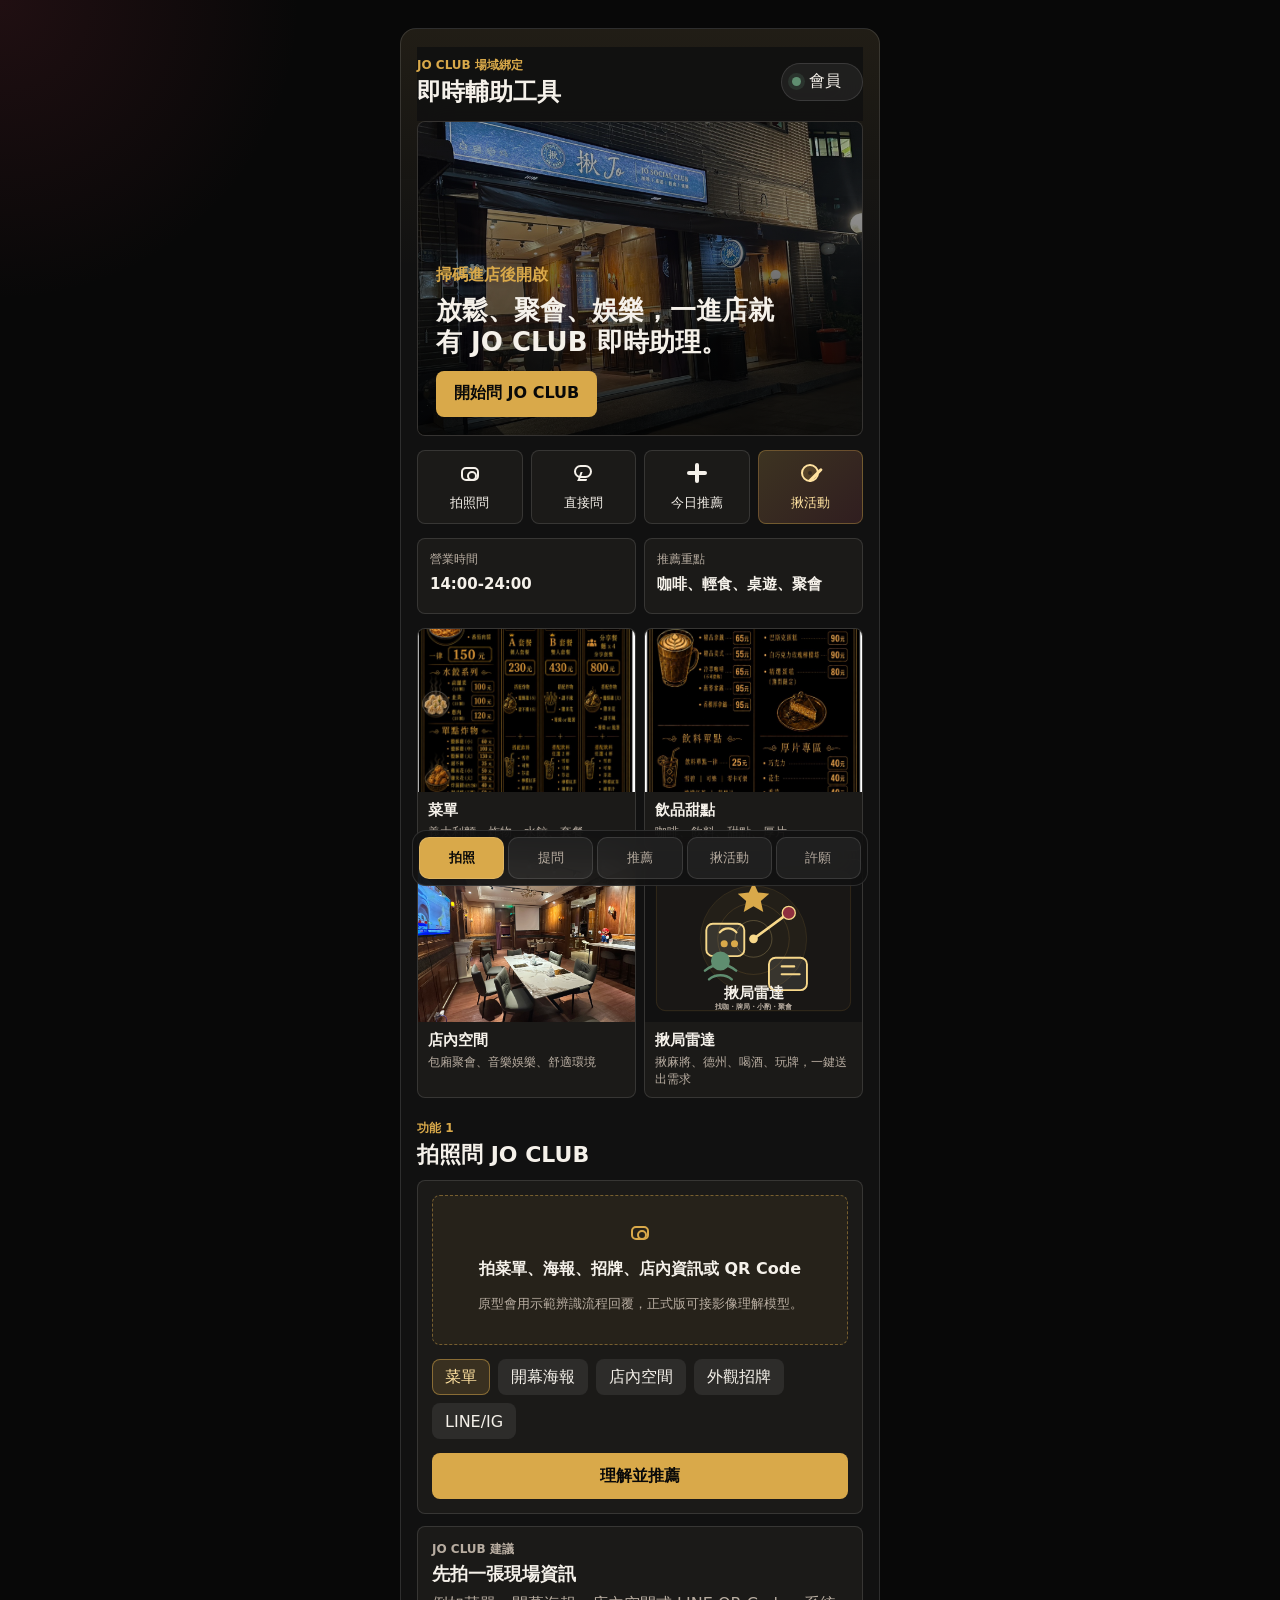
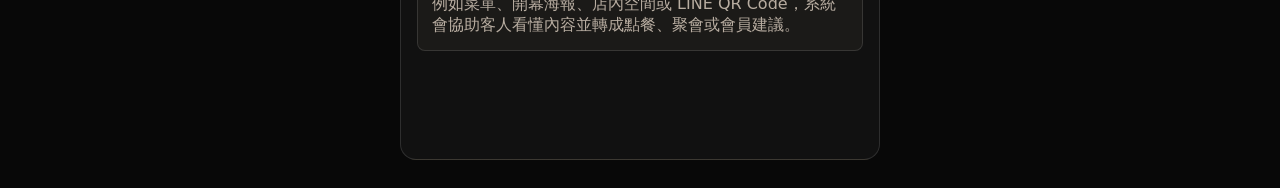
<file: index.html>
<!doctype html>
<html lang="zh-Hant">
  <head>
    <meta charset="utf-8" />
    <meta name="viewport" content="width=device-width, initial-scale=1, viewport-fit=cover" />
    <meta name="theme-color" content="#111111" />
    <title>JO CLUB 即時輔助工具原型</title>
    <link rel="manifest" href="./manifest.webmanifest" />
    <link rel="stylesheet" href="./styles.css" />
  </head>
  <body>
    <div class="app-shell">
      <header class="topbar">
        <div>
          <p class="eyebrow">JO CLUB 場域綁定</p>
          <h1>即時輔助工具</h1>
        </div>
        <button class="icon-button" id="memberToggle" type="button" aria-label="會員狀態">
          <span class="member-dot" aria-hidden="true"></span>
          <span id="memberShort">會員</span>
        </button>
      </header>

      <main>
        <section class="hero-panel" aria-label="JO CLUB 入口">
          <img class="hero-image" src="./assets/storefront-night.jpg" alt="JO SOCIAL CLUB 夜間店面外觀" />
          <div class="hero-copy">
            <p>掃碼進店後開啟</p>
            <h2>放鬆、聚會、娛樂，一進店就有 JO CLUB 即時助理。</h2>
            <button class="primary-action" type="button" data-tab-target="ask">開始問 JO CLUB</button>
          </div>
        </section>

        <nav class="quick-grid" aria-label="主要功能">
          <button type="button" data-tab-target="photo">
            <span class="nav-icon camera-icon" aria-hidden="true"></span>
            拍照問
          </button>
          <button type="button" data-tab-target="ask">
            <span class="nav-icon chat-icon" aria-hidden="true"></span>
            直接問
          </button>
          <button type="button" data-tab-target="today">
            <span class="nav-icon spark-icon" aria-hidden="true"></span>
            今日推薦
          </button>
          <button type="button" data-tab-target="member">
            <span class="nav-icon activity-icon" aria-hidden="true"></span>
            揪活動
          </button>
        </nav>

        <section class="status-strip" aria-label="現場狀態">
          <div>
            <span>營業時間</span>
            <strong id="storeStatus">14:00-24:00</strong>
          </div>
          <div>
            <span>推薦重點</span>
            <strong id="storeFocus">咖啡・輕食・桌遊・聚會</strong>
          </div>
        </section>

        <section class="asset-showcase" aria-label="JO CLUB 素材預覽">
          <article class="media-card">
            <img src="./assets/menu-light-meal-sets.jpg" alt="JO SOCIAL CLUB 義大利麵與套餐菜單" />
            <strong>菜單</strong>
            <span>義大利麵、炸物、水餃、套餐</span>
          </article>
          <article class="media-card">
            <img src="./assets/menu-coffee-dessert-drinks.jpg" alt="JO SOCIAL CLUB 咖啡甜點飲料菜單" />
            <strong>飲品甜點</strong>
            <span>咖啡、飲料、甜點、厚片</span>
          </article>
          <article class="media-card">
            <img src="./assets/main-room.jpg" alt="JO SOCIAL CLUB 店內主空間" />
            <strong>店內空間</strong>
            <span>包廂聚會、音樂娛樂、舒適環境</span>
          </article>
          <article class="media-card">
            <img src="./assets/activity-radar.svg" alt="JO CLUB 揪局雷達活動入口" />
            <strong>揪局雷達</strong>
            <span>揪麻將、德州、喝酒、玩牌，一鍵送出需求</span>
          </article>
        </section>

        <section class="screen is-active" id="screen-photo" data-screen="photo">
          <div class="section-heading">
            <p>功能 1</p>
            <h2>拍照問 JO CLUB</h2>
          </div>
          <div class="tool-panel">
            <label class="upload-zone" for="photoInput">
              <input id="photoInput" type="file" accept="image/*" capture="environment" />
              <span class="upload-mark camera-icon" aria-hidden="true"></span>
              <strong>拍菜單、海報、招牌、店內資訊或 QR Code</strong>
              <small>原型會用示範辨識流程回覆，正式版可接影像理解模型。</small>
            </label>
            <div class="preview-box" id="photoPreview" hidden></div>
            <div class="chip-row" role="group" aria-label="照片類型">
              <button type="button" class="chip is-selected" data-photo-kind="菜單">菜單</button>
              <button type="button" class="chip" data-photo-kind="開幕海報">開幕海報</button>
              <button type="button" class="chip" data-photo-kind="店內空間">店內空間</button>
              <button type="button" class="chip" data-photo-kind="外觀招牌">外觀招牌</button>
              <button type="button" class="chip" data-photo-kind="LINE/IG">LINE/IG</button>
            </div>
            <button class="primary-action full" id="analyzePhoto" type="button">理解並推薦</button>
          </div>
          <article class="answer-card" id="photoAnswer">
            <p class="answer-label">JO CLUB 建議</p>
            <h3>先拍一張現場資訊</h3>
            <p>例如菜單、開幕海報、店內空間或 LINE QR Code，系統會協助客人看懂內容並轉成點餐、聚會或會員建議。</p>
          </article>
        </section>

        <section class="screen" id="screen-ask" data-screen="ask">
          <div class="section-heading">
            <p>功能 2</p>
            <h2>直接問 JO CLUB</h2>
          </div>
          <div class="tool-panel">
            <textarea id="questionInput" rows="4" placeholder="例如：四個人想聚會聊天，要點什麼比較適合？"></textarea>
            <div class="ask-actions">
              <button class="secondary-action" id="voiceDemo" type="button">
                <span class="nav-icon mic-icon" aria-hidden="true"></span>
                語音示範
              </button>
              <button class="primary-action" id="sendQuestion" type="button">送出問題</button>
            </div>
            <div class="prompt-row">
              <button type="button" data-prompt="四個人想聚會聊天，推薦怎麼點？">四人聚會</button>
              <button type="button" data-prompt="想找安靜一點的位置或包廂。">包廂安排</button>
              <button type="button" data-prompt="有什麼咖啡、甜點或輕食推薦？">餐點飲品</button>
              <button type="button" data-prompt="我想辦生日活動，需要店內協助規劃。">慶生活動</button>
            </div>
          </div>
          <article class="conversation" id="chatLog" aria-live="polite">
            <div class="bubble assistant">可以直接問我菜單、飲品、輕食、桌遊、包廂聚會、會員權益或 LINE 加入方式。</div>
          </article>
          <article class="handoff-card" id="handoffCard" hidden>
            <div>
              <p class="answer-label">轉專員接洽</p>
              <h3>我先幫你整理需求卡</h3>
              <p>活動、慶生、包場、特殊規劃或私人安排，建議由店內專員確認，這樣比較能配合時間、人數和現場節奏。</p>
            </div>
            <form id="handoffForm">
              <label>
                需求類型
                <select id="handoffType">
                  <option>慶生活動</option>
                  <option>包場活動</option>
                  <option>團康/社團活動</option>
                  <option>座位與包廂安排</option>
                  <option>熟客私人安排</option>
                  <option>其他特殊需求</option>
                </select>
              </label>
              <label>
                日期與時間
                <input id="handoffTime" type="text" placeholder="例如：6/20 晚上 8 點" />
              </label>
              <label>
                人數
                <input id="handoffPeople" type="text" placeholder="例如：8 人" />
              </label>
              <label>
                需求說明
                <textarea id="handoffDetail" rows="3" placeholder="例如：想慶生、需要投影、希望有桌遊和簡單餐點。"></textarea>
              </label>
              <button class="primary-action full" type="submit">產生 LINE 留言內容</button>
            </form>
            <div class="task-output" id="taskOutput" hidden>
              <p class="answer-label">可貼到官方 LINE</p>
              <pre id="taskMessage"></pre>
              <button class="secondary-action full" id="copyTask" type="button">複製需求卡</button>
            </div>
          </article>
        </section>

        <section class="screen" id="screen-today" data-screen="today">
          <div class="section-heading">
            <p>功能 3</p>
            <h2>今日推薦</h2>
          </div>
          <div class="tool-panel">
            <p class="field-title">選擇今晚需求</p>
            <div class="chip-row multi" id="needChips">
              <button type="button" class="chip" data-need="咖啡">咖啡</button>
              <button type="button" class="chip" data-need="輕食">輕食</button>
              <button type="button" class="chip" data-need="桌遊">桌遊</button>
              <button type="button" class="chip" data-need="K歌歡唱">K歌歡唱</button>
              <button type="button" class="chip" data-need="安靜包廂">安靜包廂</button>
              <button type="button" class="chip" data-need="生日聚會">生日聚會</button>
            </div>
          </div>
          <div class="recommend-list" id="recommendList"></div>
        </section>

        <section class="screen" id="screen-member" data-screen="member">
          <div class="section-heading">
            <p>功能 4</p>
            <h2>我要揪活動</h2>
          </div>
          <div class="tool-panel member-form">
            <div class="experience-card">
              <p class="answer-label">JO CLUB 揪咖入口</p>
              <h3>想找人打牌、喝酒、玩遊戲，先把需求丟給我們。</h3>
              <p>不管是揪麻將、揪德州、揪朋友小酌、揪玩牌、桌遊、包廂聚會或臨時想放鬆，都可以先選需求。JO CLUB 會依現場狀況協助安排空間、時段與適合的玩法。</p>
            </div>
            <label>
              會員暱稱
              <input id="memberNickname" type="text" placeholder="例如：小江" autocomplete="nickname" />
            </label>
            <button class="primary-action full" id="saveNickname" type="button">儲存暱稱</button>
            <p class="form-note">已從官方 QR Code 加入會員後，可直接在這裡送出現場需求，讓店方更快知道你想揪什麼。</p>
          </div>

          <div class="tool-panel">
            <p class="field-title">想揪什麼活動</p>
            <div class="chip-row multi" id="preferenceChips">
              <button type="button" class="chip" data-pref="揪麻將">揪麻將</button>
              <button type="button" class="chip" data-pref="揪德州">揪德州</button>
              <button type="button" class="chip" data-pref="揪喝酒">揪喝酒</button>
              <button type="button" class="chip" data-pref="揪玩牌">揪玩牌</button>
              <button type="button" class="chip" data-pref="揪桌遊">揪桌遊</button>
              <button type="button" class="chip" data-pref="揪唱歌">揪唱歌</button>
              <button type="button" class="chip" data-pref="包廂聚會">包廂聚會</button>
              <button type="button" class="chip" data-pref="生日慶祝">生日慶祝</button>
            </div>
            <form class="activity-form" id="activityForm">
              <label>
                希望時間
                <input id="activityTime" type="text" placeholder="例如：今晚 9 點、週五晚上" />
              </label>
              <label>
                人數
                <input id="activityPeople" type="text" placeholder="例如：3 人、6-8 人" />
              </label>
              <label>
                補充需求
                <textarea id="activityNote" rows="3" placeholder="例如：想找缺咖、需要安靜包廂、想邊喝酒邊玩牌"></textarea>
              </label>
              <button class="primary-action full" type="submit">通知店方協助安排</button>
            </form>
            <div class="task-output" id="activityOutput" hidden>
              <p class="answer-label">可貼到官方 LINE</p>
              <pre id="activityMessage"></pre>
              <button class="secondary-action full" id="copyActivity" type="button">複製揪活動需求</button>
            </div>
          </div>

          <article class="answer-card" id="memberSummary">
            <p class="answer-label">揪活動狀態</p>
            <h3>先選想揪的活動</h3>
            <p>選好活動、時間與人數後，JO CLUB 會更快知道你需要找咖、安排空間或協助控場。</p>
          </article>
        </section>

        <section class="screen" id="screen-feedback" data-screen="feedback">
          <div class="section-heading">
            <p>功能 5</p>
            <h2>JO CLUB 許願池</h2>
          </div>
          <form class="tool-panel feedback-form" id="feedbackForm">
            <p class="form-note">想開什麼局、想喝什麼、想要哪種活動或哪裡可以更 chill，都可以丟進許願池。你的一句話，可能就是 JO CLUB 下一場新玩法。</p>
            <div class="rating-grid" id="feedbackRatings" aria-label="許願體驗評分"></div>
            <div>
              <p class="field-title">想許什麼願</p>
              <p class="form-note">可複選，越多人許願，越有機會變成店內限定局或主題活動。</p>
              <div class="interest-grid" id="feedbackInterests" aria-label="想許願的內容"></div>
            </div>
            <label>
              我的願望清單
              <textarea id="feedbackSuggestion" rows="3" placeholder="例如：想要德州新手局、麻將缺咖群、女生調酒夜、深夜桌遊局。"></textarea>
            </label>
            <label>
              偷偷跟店長說
              <textarea id="feedbackNote" rows="3" placeholder="例如：今天氣氛很讚、音樂可以再嗨一點、下次想帶朋友包廂小聚。"></textarea>
            </label>
            <button class="primary-action full" type="submit">送出我的許願</button>
          </form>
          <article class="answer-card" id="feedbackSummary">
            <p class="answer-label">許願狀態</p>
            <h3>還沒丟願望</h3>
            <p>選幾個想玩的方向，再寫一句你想要的玩法，讓 JO CLUB 幫你把聚會變得更有梗。</p>
          </article>
        </section>
      </main>

      <footer class="bottom-tabs" aria-label="底部導覽">
        <button class="is-active" type="button" data-tab-target="photo">拍照</button>
        <button type="button" data-tab-target="ask">提問</button>
        <button type="button" data-tab-target="today">推薦</button>
        <button type="button" data-tab-target="member">揪活動</button>
        <button type="button" data-tab-target="feedback">許願</button>
      </footer>
    </div>

    <div class="app-toast" id="appToast" role="status" aria-live="polite" hidden></div>
    <script src="./app.js?v=20260604-line-mobile-v1"></script>
  </body>
</html>
</file>
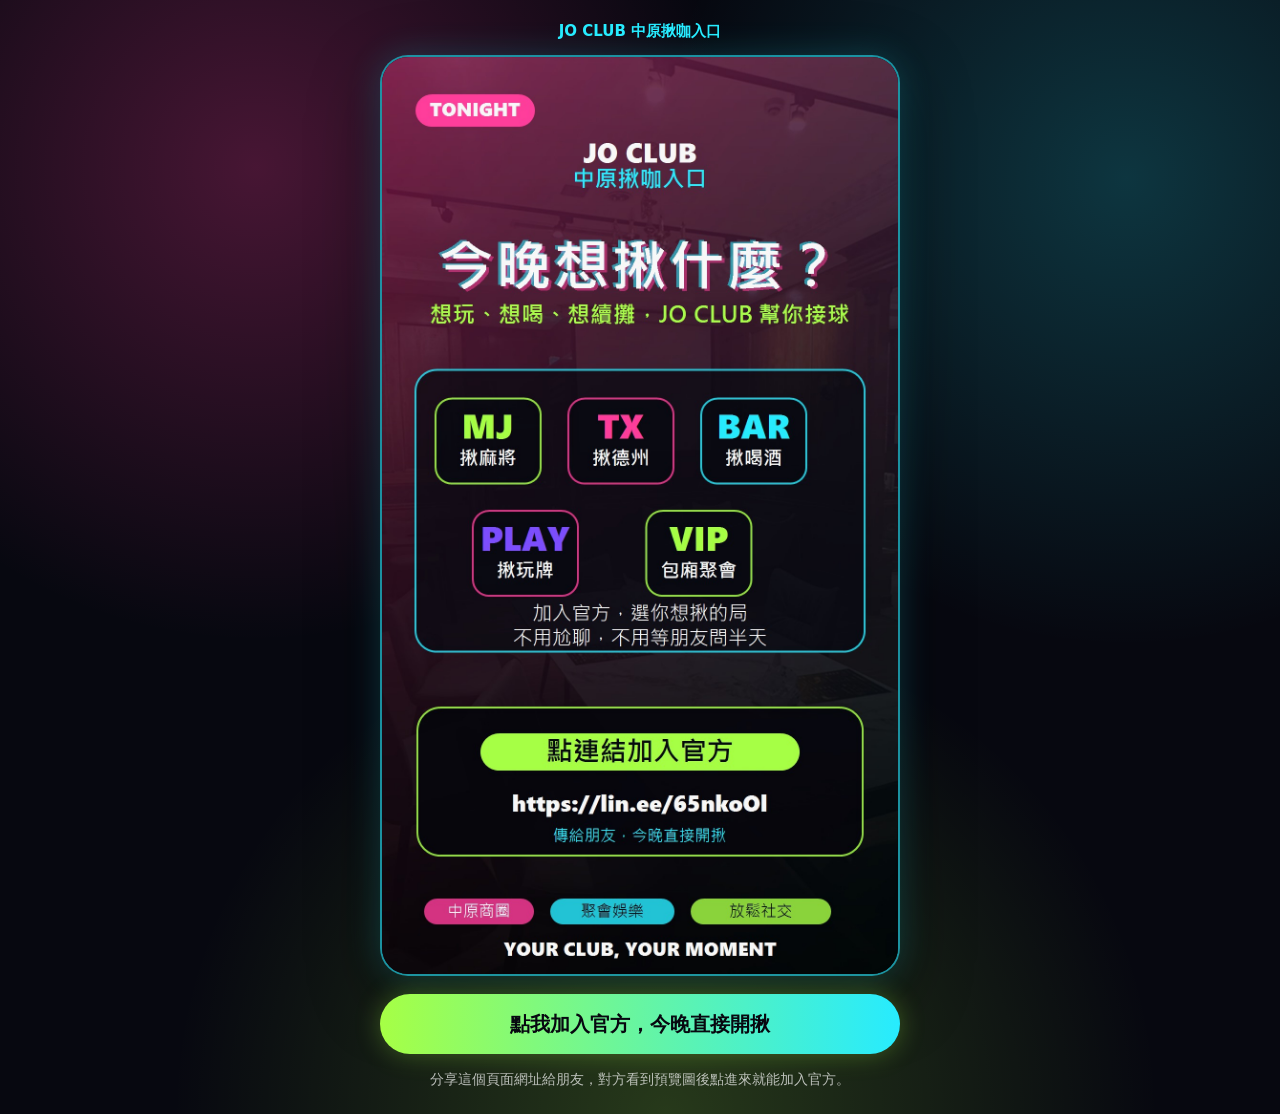
<file: join.html>
<!doctype html>
<html lang="zh-Hant">
  <head>
    <meta charset="utf-8" />
    <meta name="viewport" content="width=device-width, initial-scale=1, viewport-fit=cover" />
    <meta name="theme-color" content="#090a12" />
    <title>JO CLUB 中原揪咖入口</title>
    <meta
      name="description"
      content="中原今晚揪不揪？麻將、德州、喝酒、玩牌、包廂聚會，JO CLUB 幫你安排。"
    />
    <meta property="og:type" content="website" />
    <meta property="og:title" content="中原今晚揪不揪？JO CLUB 幫你安排" />
    <meta
      property="og:description"
      content="麻將、德州、喝酒、玩牌、包廂聚會，加入官方選你想揪的局。"
    />
    <meta property="og:url" content="https://jo-club-live-assistant.pages.dev/join.html" />
    <meta
      property="og:image"
      content="https://jo-club-live-assistant.pages.dev/assets/jo-club-invite-card-youth.jpg"
    />
    <meta property="og:image:width" content="1080" />
    <meta property="og:image:height" content="1920" />
    <meta name="twitter:card" content="summary_large_image" />
    <meta name="twitter:title" content="中原今晚揪不揪？JO CLUB 幫你安排" />
    <meta
      name="twitter:description"
      content="麻將、德州、喝酒、玩牌、包廂聚會，加入官方選你想揪的局。"
    />
    <meta
      name="twitter:image"
      content="https://jo-club-live-assistant.pages.dev/assets/jo-club-invite-card-youth.jpg"
    />
    <style>
      :root {
        color-scheme: dark;
        --bg: #070810;
        --card: rgba(10, 12, 22, 0.72);
        --line: rgba(166, 255, 69, 0.8);
        --text: #f8f8f8;
        --muted: rgba(248, 248, 248, 0.72);
        --lime: #a6ff45;
        --cyan: #27ebff;
        --pink: #ff3d9a;
      }

      * {
        box-sizing: border-box;
      }

      html,
      body {
        min-height: 100%;
        margin: 0;
      }

      body {
        display: grid;
        place-items: center;
        padding: 22px;
        font-family:
          "Microsoft JhengHei UI",
          "PingFang TC",
          system-ui,
          sans-serif;
        color: var(--text);
        background:
          radial-gradient(circle at 20% 15%, rgba(255, 61, 154, 0.26), transparent 34%),
          radial-gradient(circle at 88% 16%, rgba(39, 235, 255, 0.2), transparent 32%),
          radial-gradient(circle at 52% 100%, rgba(166, 255, 69, 0.2), transparent 38%),
          var(--bg);
      }

      .join-wrap {
        width: min(100%, 520px);
        text-align: center;
      }

      .invite-card {
        display: block;
        overflow: hidden;
        border: 2px solid rgba(39, 235, 255, 0.6);
        border-radius: 28px;
        background: var(--card);
        box-shadow:
          0 0 34px rgba(39, 235, 255, 0.2),
          0 22px 70px rgba(0, 0, 0, 0.45);
      }

      .invite-card img {
        display: block;
        width: 100%;
        height: auto;
      }

      .cta {
        display: block;
        margin-top: 18px;
        padding: 18px 22px;
        border-radius: 999px;
        color: #070810;
        font-size: 20px;
        font-weight: 900;
        line-height: 1.2;
        text-decoration: none;
        background: linear-gradient(90deg, var(--lime), var(--cyan));
        box-shadow: 0 0 26px rgba(166, 255, 69, 0.28);
      }

      .note {
        margin: 14px 0 0;
        color: var(--muted);
        font-size: 14px;
        line-height: 1.7;
      }

      .brand {
        margin: 0 0 14px;
        color: var(--cyan);
        font-size: 15px;
        font-weight: 800;
        letter-spacing: 0;
      }

      @media (max-width: 420px) {
        body {
          padding: 12px;
        }

        .invite-card {
          border-radius: 22px;
        }

        .cta {
          font-size: 18px;
        }
      }
    </style>
  </head>
  <body>
    <main class="join-wrap">
      <p class="brand">JO CLUB 中原揪咖入口</p>
      <a class="invite-card" href="https://lin.ee/65nkoOl" aria-label="加入 JO CLUB 官方 LINE">
        <img
          src="./assets/jo-club-invite-card-youth.jpg"
          alt="JO CLUB 揪咖邀請卡，麻將、德州、喝酒、玩牌、包廂聚會"
        />
      </a>
      <a class="cta" href="https://lin.ee/65nkoOl">點我加入官方，今晚直接開揪</a>
      <p class="note">分享這個頁面網址給朋友，對方看到預覽圖後點進來就能加入官方。</p>
    </main>
  </body>
</html>
</file>
<file: styles.css>
:root {
  color-scheme: dark;
  --bg: #111111;
  --panel: #1b1a18;
  --panel-strong: #24211e;
  --line: rgba(255, 255, 255, 0.12);
  --text: #f5f1ea;
  --muted: #b8ada1;
  --gold: #d9a94a;
  --wine: #8e2f3f;
  --green: #5f8e70;
  --ink: #090909;
  --radius: 8px;
  font-family: "Microsoft JhengHei", "PingFang TC", "Noto Sans TC", system-ui, sans-serif;
}

* {
  box-sizing: border-box;
}

body {
  min-height: 100vh;
  margin: 0;
  background: var(--bg);
  color: var(--text);
}

button,
input,
textarea,
select {
  font: inherit;
}

button {
  cursor: pointer;
  touch-action: manipulation;
}

.app-shell {
  width: min(100%, 480px);
  min-height: 100vh;
  margin: 0 auto;
  padding: 18px 16px calc(108px + env(safe-area-inset-bottom));
  background:
    linear-gradient(180deg, rgba(217, 169, 74, 0.08), transparent 240px),
    var(--bg);
}

.topbar {
  position: sticky;
  top: 0;
  z-index: 20;
  display: flex;
  align-items: center;
  justify-content: space-between;
  gap: 16px;
  padding: 10px 0 14px;
  background: rgba(17, 17, 17, 0.92);
  backdrop-filter: blur(14px);
}

.eyebrow,
.section-heading p,
.answer-label {
  margin: 0 0 4px;
  color: var(--gold);
  font-size: 12px;
  letter-spacing: 0;
  font-weight: 700;
}

h1,
h2,
h3,
p {
  margin-top: 0;
}

h1 {
  margin-bottom: 0;
  font-size: 24px;
  line-height: 1.2;
}

h2 {
  margin-bottom: 12px;
  font-size: 22px;
  line-height: 1.25;
}

h3 {
  margin-bottom: 8px;
  font-size: 18px;
}

.icon-button,
.bottom-tabs button {
  border: 1px solid var(--line);
  background: rgba(255, 255, 255, 0.06);
  color: var(--text);
}

.icon-button {
  display: inline-flex;
  align-items: center;
  gap: 8px;
  min-width: 82px;
  height: 38px;
  padding: 0 10px;
  border-radius: 999px;
}

.member-dot {
  width: 9px;
  height: 9px;
  border-radius: 50%;
  background: #7d7d7d;
}

.member-dot.is-on {
  background: var(--green);
  box-shadow: 0 0 0 4px rgba(95, 142, 112, 0.18);
}

.hero-panel {
  position: relative;
  overflow: hidden;
  min-height: 315px;
  border: 1px solid var(--line);
  border-radius: var(--radius);
  background: #191715;
}

.hero-image {
  position: absolute;
  inset: 0;
  width: 100%;
  height: 100%;
  object-fit: cover;
  opacity: 0.76;
}

.bar-line {
  position: absolute;
  left: 8%;
  right: 8%;
  top: 24%;
  height: 16px;
  border-radius: 999px;
  background: rgba(217, 169, 74, 0.35);
  box-shadow:
    0 34px 0 rgba(255, 255, 255, 0.08),
    0 68px 0 rgba(255, 255, 255, 0.05);
}

.table-line {
  position: absolute;
  left: 12%;
  right: 12%;
  bottom: 28%;
  height: 58px;
  border: 1px solid rgba(255, 255, 255, 0.12);
  border-radius: 8px;
  background: rgba(0, 0, 0, 0.22);
}

.qr-stand {
  position: absolute;
  right: 18%;
  bottom: 32%;
  width: 46px;
  height: 58px;
  border: 1px solid rgba(245, 241, 234, 0.55);
  border-radius: 6px;
  background:
    linear-gradient(90deg, transparent 42%, rgba(245, 241, 234, 0.28) 43% 57%, transparent 58%),
    linear-gradient(0deg, transparent 42%, rgba(245, 241, 234, 0.28) 43% 57%, transparent 58%),
    rgba(245, 241, 234, 0.12);
}

.hero-panel::after {
  content: "";
  position: absolute;
  inset: 0;
  background: linear-gradient(180deg, rgba(0, 0, 0, 0.08), rgba(0, 0, 0, 0.78));
}

.hero-copy {
  position: absolute;
  inset: auto 18px 18px;
  z-index: 1;
}

.hero-copy p {
  margin-bottom: 8px;
  color: var(--gold);
  font-weight: 700;
}

.hero-copy h2 {
  max-width: 360px;
  font-size: 26px;
}

.primary-action,
.secondary-action,
.chip,
.prompt-row button,
.quick-grid button {
  border: 0;
  border-radius: var(--radius);
}

.primary-action {
  display: inline-flex;
  align-items: center;
  justify-content: center;
  min-height: 46px;
  padding: 0 18px;
  background: var(--gold);
  color: var(--ink);
  font-weight: 800;
}

.primary-action.full {
  width: 100%;
}

.secondary-action {
  display: inline-flex;
  align-items: center;
  justify-content: center;
  gap: 8px;
  min-height: 46px;
  padding: 0 14px;
  background: rgba(255, 255, 255, 0.08);
  color: var(--text);
}

.quick-grid {
  display: grid;
  grid-template-columns: repeat(4, minmax(0, 1fr));
  gap: 8px;
  margin: 14px 0;
}

.quick-grid button {
  display: grid;
  justify-items: center;
  gap: 8px;
  min-height: 74px;
  padding: 10px 6px;
  background: var(--panel);
  color: var(--text);
  border: 1px solid var(--line);
  font-size: 13px;
}

.nav-icon,
.upload-mark {
  position: relative;
  display: inline-block;
  width: 24px;
  height: 24px;
}

.camera-icon::before {
  content: "";
  position: absolute;
  inset: 6px 3px 4px;
  border: 2px solid currentColor;
  border-radius: 5px;
}

.camera-icon::after {
  content: "";
  position: absolute;
  left: 9px;
  top: 10px;
  width: 6px;
  height: 6px;
  border: 2px solid currentColor;
  border-radius: 50%;
}

.chat-icon::before {
  content: "";
  position: absolute;
  inset: 4px 3px 7px;
  border: 2px solid currentColor;
  border-radius: 7px;
}

.chat-icon::after {
  content: "";
  position: absolute;
  left: 8px;
  bottom: 4px;
  width: 7px;
  height: 7px;
  border-left: 2px solid currentColor;
  border-bottom: 2px solid currentColor;
  transform: skew(-20deg);
}

.spark-icon::before,
.spark-icon::after {
  content: "";
  position: absolute;
  background: currentColor;
}

.spark-icon::before {
  left: 10px;
  top: 2px;
  width: 4px;
  height: 20px;
  border-radius: 4px;
}

.spark-icon::after {
  left: 2px;
  top: 10px;
  width: 20px;
  height: 4px;
  border-radius: 4px;
}

.card-icon::before {
  content: "";
  position: absolute;
  inset: 5px 3px;
  border: 2px solid currentColor;
  border-radius: 4px;
}

.card-icon::after {
  content: "";
  position: absolute;
  left: 7px;
  right: 7px;
  top: 11px;
  border-top: 2px solid currentColor;
}

.activity-icon::before {
  content: "";
  position: absolute;
  inset: 3px;
  border: 2px solid currentColor;
  border-radius: 50%;
  box-shadow: inset 0 0 0 5px rgba(217, 169, 74, 0.18);
}

.activity-icon::after {
  content: "";
  position: absolute;
  left: 11px;
  top: 3px;
  width: 3px;
  height: 18px;
  border-radius: 999px;
  background: currentColor;
  transform: rotate(45deg);
  transform-origin: 50% 90%;
}

.quick-grid button[data-tab-target="member"] {
  background:
    linear-gradient(135deg, rgba(217, 169, 74, 0.18), rgba(142, 47, 63, 0.18)),
    var(--panel);
  border-color: rgba(217, 169, 74, 0.34);
  color: #ffe2a0;
}

.mic-icon::before {
  content: "";
  position: absolute;
  left: 8px;
  top: 2px;
  width: 8px;
  height: 14px;
  border: 2px solid currentColor;
  border-radius: 8px;
}

.mic-icon::after {
  content: "";
  position: absolute;
  left: 5px;
  right: 5px;
  bottom: 3px;
  height: 9px;
  border-bottom: 2px solid currentColor;
  border-left: 2px solid currentColor;
  border-right: 2px solid currentColor;
  border-radius: 0 0 10px 10px;
}

.status-strip {
  display: grid;
  grid-template-columns: 1fr 1fr;
  gap: 8px;
  margin-bottom: 14px;
}

.status-strip div,
.media-card,
.tool-panel,
.answer-card,
.conversation,
.handoff-card,
.recommend-card {
  border: 1px solid var(--line);
  border-radius: var(--radius);
  background: var(--panel);
}

.status-strip div {
  min-height: 76px;
  padding: 12px;
}

.status-strip span,
.form-note,
.tool-panel small,
.answer-card p,
.recommend-card p {
  color: var(--muted);
}

.status-strip span {
  display: block;
  margin-bottom: 6px;
  font-size: 12px;
}

.status-strip strong {
  display: block;
  font-size: 15px;
  line-height: 1.35;
}

.asset-showcase {
  display: grid;
  grid-template-columns: repeat(2, minmax(0, 1fr));
  gap: 8px;
  margin-bottom: 18px;
}

.media-card {
  overflow: hidden;
  min-height: 190px;
  background: var(--panel);
}

.media-card img {
  display: block;
  width: 100%;
  aspect-ratio: 4 / 3;
  object-fit: cover;
  background: #080808;
}

.media-card strong,
.media-card span {
  display: block;
  padding: 0 10px;
}

.media-card strong {
  margin-top: 9px;
  font-size: 15px;
}

.media-card span {
  margin-top: 4px;
  padding-bottom: 10px;
  color: var(--muted);
  font-size: 12px;
  line-height: 1.35;
}

.screen {
  display: none;
  scroll-margin-top: 86px;
}

.screen.is-active {
  display: block;
}

#questionInput,
#screen-photo .tool-panel,
#screen-today .tool-panel,
#screen-member .tool-panel,
#screen-feedback .tool-panel {
  scroll-margin-top: 86px;
}

.section-heading {
  margin: 22px 0 10px;
}

.tool-panel {
  display: grid;
  gap: 14px;
  padding: 14px;
}

.upload-zone {
  display: grid;
  justify-items: center;
  gap: 8px;
  min-height: 150px;
  padding: 24px 18px;
  border: 1px dashed rgba(217, 169, 74, 0.45);
  border-radius: var(--radius);
  background: rgba(217, 169, 74, 0.06);
  text-align: center;
}

.upload-zone input {
  position: absolute;
  width: 1px;
  height: 1px;
  opacity: 0;
}

.upload-mark {
  color: var(--gold);
}

.preview-box {
  overflow: hidden;
  border: 1px solid var(--line);
  border-radius: var(--radius);
  aspect-ratio: 4 / 3;
  background: #0d0d0d;
}

.preview-box img {
  width: 100%;
  height: 100%;
  object-fit: cover;
}

.chip-row {
  display: flex;
  flex-wrap: wrap;
  gap: 8px;
}

.chip {
  min-height: 36px;
  padding: 0 12px;
  background: rgba(255, 255, 255, 0.08);
  color: var(--text);
  border: 1px solid transparent;
}

.chip.is-selected {
  background: rgba(217, 169, 74, 0.16);
  border-color: rgba(217, 169, 74, 0.5);
  color: #ffe2a0;
}

.answer-card,
.conversation {
  margin-top: 12px;
  padding: 14px;
}

.answer-card p:last-child {
  margin-bottom: 0;
}

textarea,
input,
select {
  width: 100%;
  border: 1px solid var(--line);
  border-radius: var(--radius);
  background: rgba(0, 0, 0, 0.22);
  color: var(--text);
  outline: 0;
  font-size: 16px;
}

textarea {
  resize: vertical;
  min-height: 112px;
  padding: 12px;
}

input {
  height: 44px;
  padding: 0 12px;
}

select {
  height: 44px;
  padding: 0 12px;
}

textarea:focus,
input:focus,
select:focus {
  border-color: rgba(217, 169, 74, 0.65);
}

.ask-actions {
  display: grid;
  grid-template-columns: 1fr 1fr;
  gap: 8px;
}

.prompt-row {
  display: grid;
  gap: 8px;
}

.prompt-row button {
  min-height: 38px;
  padding: 0 10px;
  background: rgba(255, 255, 255, 0.07);
  color: var(--text);
  text-align: left;
}

.conversation {
  display: grid;
  gap: 10px;
}

.handoff-card {
  display: grid;
  gap: 14px;
  margin-top: 12px;
  padding: 14px;
  border-color: rgba(217, 169, 74, 0.28);
}

.handoff-card[hidden] {
  display: none;
}

.handoff-card form,
.task-output {
  display: grid;
  gap: 12px;
}

.handoff-card label {
  display: grid;
  gap: 6px;
  color: var(--muted);
  font-size: 13px;
}

.task-output pre {
  overflow: auto;
  white-space: pre-wrap;
  margin: 0;
  padding: 12px;
  border: 1px solid var(--line);
  border-radius: var(--radius);
  background: rgba(0, 0, 0, 0.25);
  color: var(--text);
  font-family: inherit;
  line-height: 1.45;
}

.bubble {
  max-width: 88%;
  padding: 10px 12px;
  border-radius: var(--radius);
  line-height: 1.45;
}

.bubble.user {
  justify-self: end;
  background: var(--gold);
  color: var(--ink);
}

.bubble.assistant {
  justify-self: start;
  background: var(--panel-strong);
}

.field-title {
  margin-bottom: 0;
  font-weight: 800;
}

.recommend-list {
  display: grid;
  gap: 10px;
  margin-top: 12px;
}

.recommend-card {
  padding: 14px;
}

.recommend-card header {
  display: flex;
  align-items: start;
  justify-content: space-between;
  gap: 12px;
}

.recommend-card strong {
  display: block;
  margin-bottom: 6px;
  font-size: 17px;
}

.recommend-card span {
  flex: 0 0 auto;
  padding: 4px 8px;
  border-radius: 999px;
  background: rgba(142, 47, 63, 0.28);
  color: #ffc5ce;
  font-size: 12px;
  font-weight: 800;
}

.member-form label,
.activity-form label,
.feedback-form label {
  display: grid;
  gap: 6px;
  color: var(--muted);
  font-size: 13px;
}

.rating-grid {
  display: grid;
  gap: 10px;
}

.rating-row {
  display: grid;
  gap: 10px;
  padding: 12px;
  border: 1px solid var(--line);
  border-radius: var(--radius);
  background: rgba(255, 255, 255, 0.04);
}

.rating-row strong,
.rating-row span {
  display: block;
}

.rating-row strong {
  margin-bottom: 3px;
  color: var(--text);
  font-size: 15px;
}

.rating-row span {
  color: var(--muted);
  font-size: 12px;
}

.rating-buttons {
  display: grid;
  grid-template-columns: repeat(5, minmax(0, 1fr));
  gap: 6px;
}

.rating-buttons button {
  min-width: 0;
  min-height: 38px;
  border: 1px solid var(--line);
  border-radius: var(--radius);
  background: rgba(255, 255, 255, 0.07);
  color: var(--text);
  font-weight: 800;
}

.rating-buttons button.is-selected {
  border-color: rgba(217, 169, 74, 0.72);
  background: var(--gold);
  color: var(--ink);
}

.interest-grid {
  display: flex;
  flex-wrap: wrap;
  gap: 8px;
  margin-top: 10px;
}

.interest-chip {
  min-height: 38px;
  padding: 0 12px;
  border: 1px solid var(--line);
  border-radius: var(--radius);
  background: rgba(255, 255, 255, 0.07);
  color: var(--text);
  font-weight: 700;
}

.interest-chip.is-selected {
  border-color: rgba(217, 169, 74, 0.72);
  background: rgba(217, 169, 74, 0.18);
  color: #ffe2a0;
}

.feedback-output {
  overflow: auto;
  white-space: pre-wrap;
  margin: 10px 0 12px;
  padding: 12px;
  border: 1px solid var(--line);
  border-radius: var(--radius);
  background: rgba(0, 0, 0, 0.25);
  color: var(--text);
  font-family: inherit;
  line-height: 1.45;
}

.official-qr {
  display: grid;
  grid-template-columns: 116px 1fr;
  gap: 12px;
  align-items: center;
  padding: 12px;
  border: 1px solid rgba(217, 169, 74, 0.32);
  border-radius: var(--radius);
  background: rgba(217, 169, 74, 0.07);
}

.official-qr img {
  width: 116px;
  aspect-ratio: 1;
  border-radius: 8px;
  background: #fff;
}

.official-qr h3 {
  margin-bottom: 6px;
  font-size: 17px;
}

.official-qr p:last-child {
  margin-bottom: 0;
  color: var(--muted);
  font-size: 13px;
  line-height: 1.45;
}

.experience-card {
  padding: 14px;
  border: 1px solid rgba(217, 169, 74, 0.32);
  border-radius: var(--radius);
  background:
    linear-gradient(135deg, rgba(217, 169, 74, 0.12), rgba(142, 47, 63, 0.1)),
    rgba(255, 255, 255, 0.04);
}

.experience-card h3 {
  margin-bottom: 8px;
  line-height: 1.35;
}

.experience-card p:last-child {
  margin-bottom: 0;
  color: var(--muted);
  font-size: 14px;
  line-height: 1.55;
}

.activity-form {
  display: grid;
  gap: 12px;
}

.modal-backdrop {
  position: fixed;
  inset: 0;
  z-index: 80;
  display: grid;
  place-items: center;
  padding: 18px;
  background: rgba(0, 0, 0, 0.72);
  backdrop-filter: blur(12px);
}

.modal-backdrop[hidden] {
  display: none;
}

.modal-card {
  width: min(100%, 430px);
}

.modal-panel {
  display: grid;
  gap: 12px;
  padding: 18px;
  border: 1px solid rgba(217, 169, 74, 0.36);
  border-radius: 18px;
  background:
    linear-gradient(145deg, rgba(217, 169, 74, 0.12), rgba(142, 47, 63, 0.1)),
    rgba(17, 17, 17, 0.98);
  box-shadow: 0 24px 70px rgba(0, 0, 0, 0.45);
}

.modal-panel[hidden] {
  display: none !important;
}

.modal-panel h3 {
  font-size: 22px;
  line-height: 1.3;
}

.modal-panel p {
  color: var(--muted);
  line-height: 1.55;
}

.modal-panel label {
  display: grid;
  gap: 6px;
  color: var(--muted);
  font-size: 13px;
}

.modal-actions {
  display: grid;
  grid-template-columns: 1fr 1.2fr;
  gap: 10px;
}

@media (max-width: 360px) {
  .official-qr {
    grid-template-columns: 1fr;
  }

  .official-qr img {
    width: min(180px, 100%);
  }
}

.bottom-tabs {
  position: fixed;
  left: 50%;
  bottom: calc(14px + env(safe-area-inset-bottom));
  z-index: 30;
  display: grid;
  grid-template-columns: repeat(5, 1fr);
  gap: 4px;
  width: min(calc(100% - 24px), 456px);
  padding: 6px;
  border: 1px solid var(--line);
  border-radius: 14px;
  background: rgba(17, 17, 17, 0.9);
  backdrop-filter: blur(18px);
  transform: translateX(-50%);
}

.bottom-tabs button {
  min-width: 0;
  min-height: 42px;
  border-radius: 10px;
  color: var(--muted);
  font-size: 13px;
}

.bottom-tabs button.is-active {
  background: var(--gold);
  color: var(--ink);
  font-weight: 800;
}

.app-toast {
  position: fixed;
  left: 50%;
  bottom: calc(76px + env(safe-area-inset-bottom));
  z-index: 40;
  width: min(calc(100% - 32px), 432px);
  padding: 11px 14px;
  border: 1px solid rgba(217, 169, 74, 0.4);
  border-radius: var(--radius);
  background: rgba(9, 9, 9, 0.94);
  color: var(--text);
  box-shadow: 0 14px 34px rgba(0, 0, 0, 0.35);
  line-height: 1.45;
  transform: translateX(-50%);
}

.app-toast[hidden] {
  display: none;
}

@media (min-width: 760px) {
  body {
    background:
      radial-gradient(circle at top left, rgba(142, 47, 63, 0.18), transparent 300px),
      #080808;
  }

  .app-shell {
    margin: 28px auto;
    min-height: calc(100vh - 56px);
    border: 1px solid var(--line);
    border-radius: 16px;
  }
}
</file>
